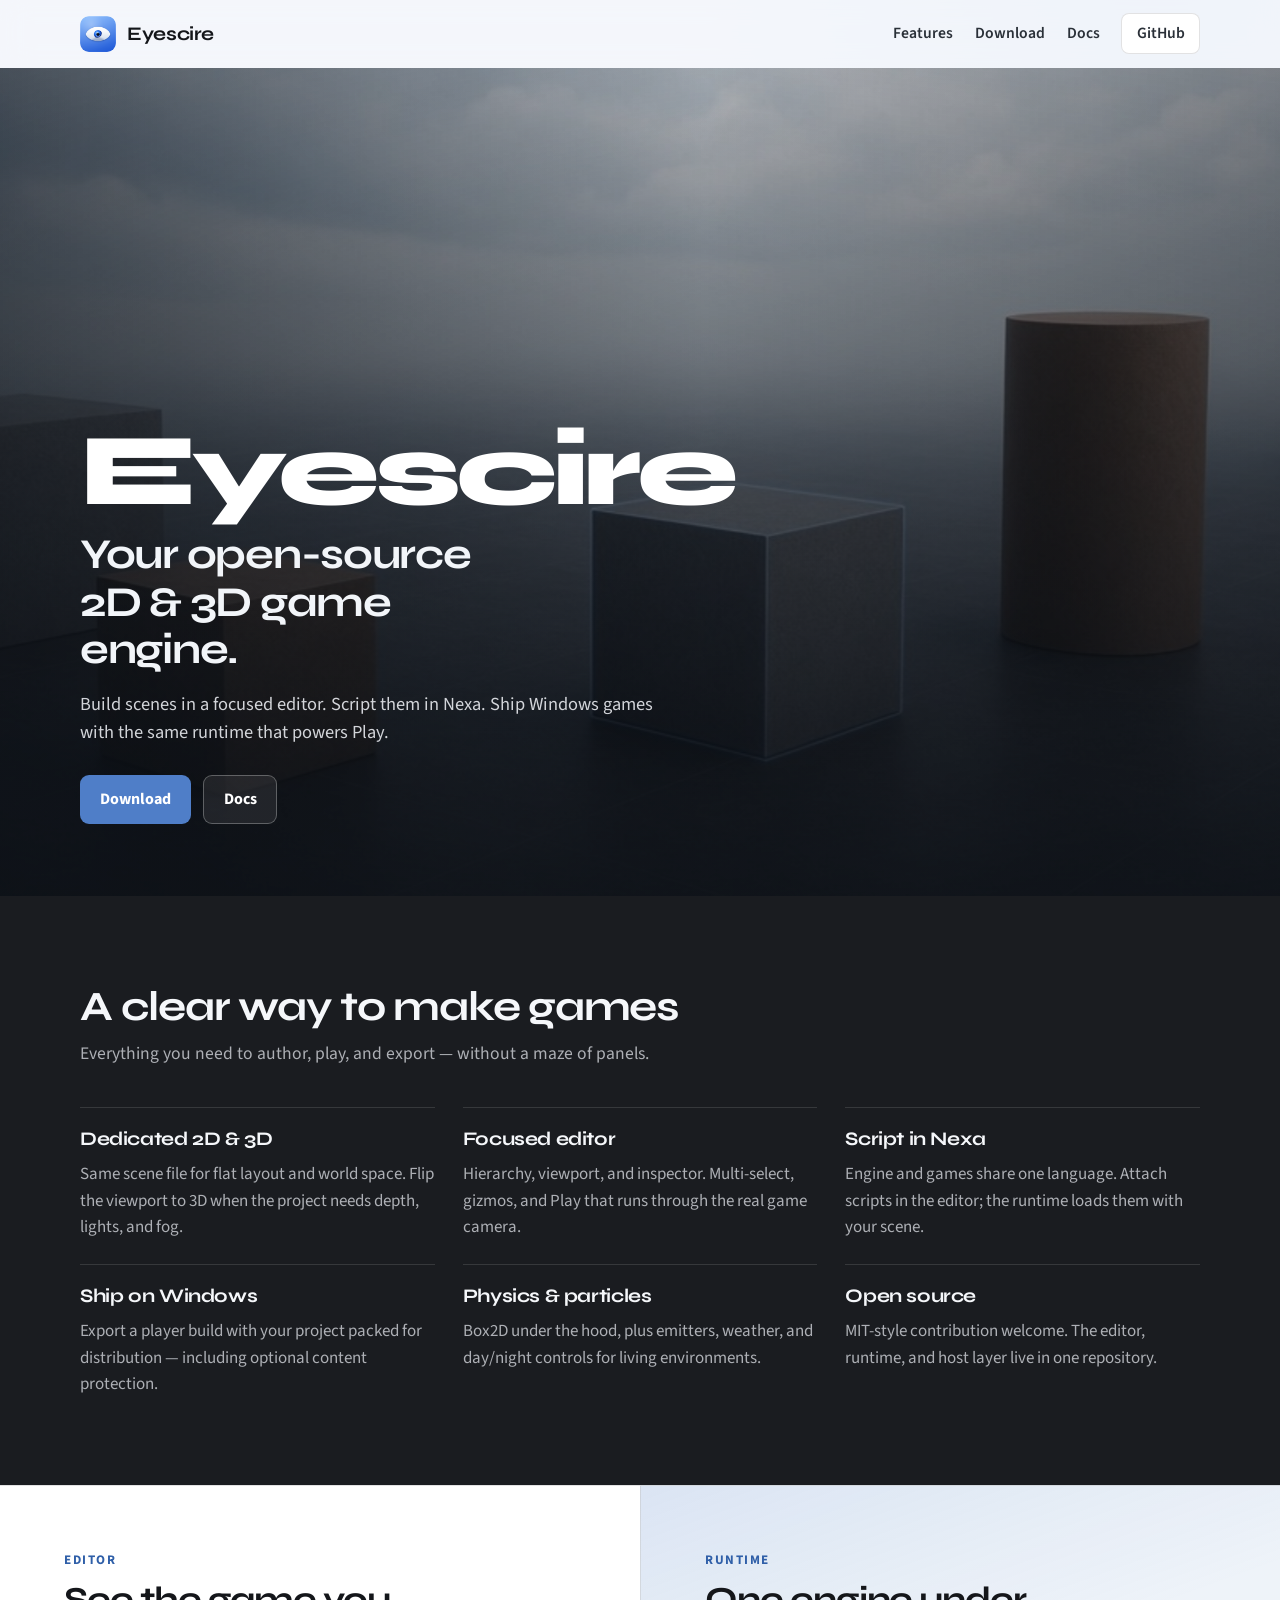
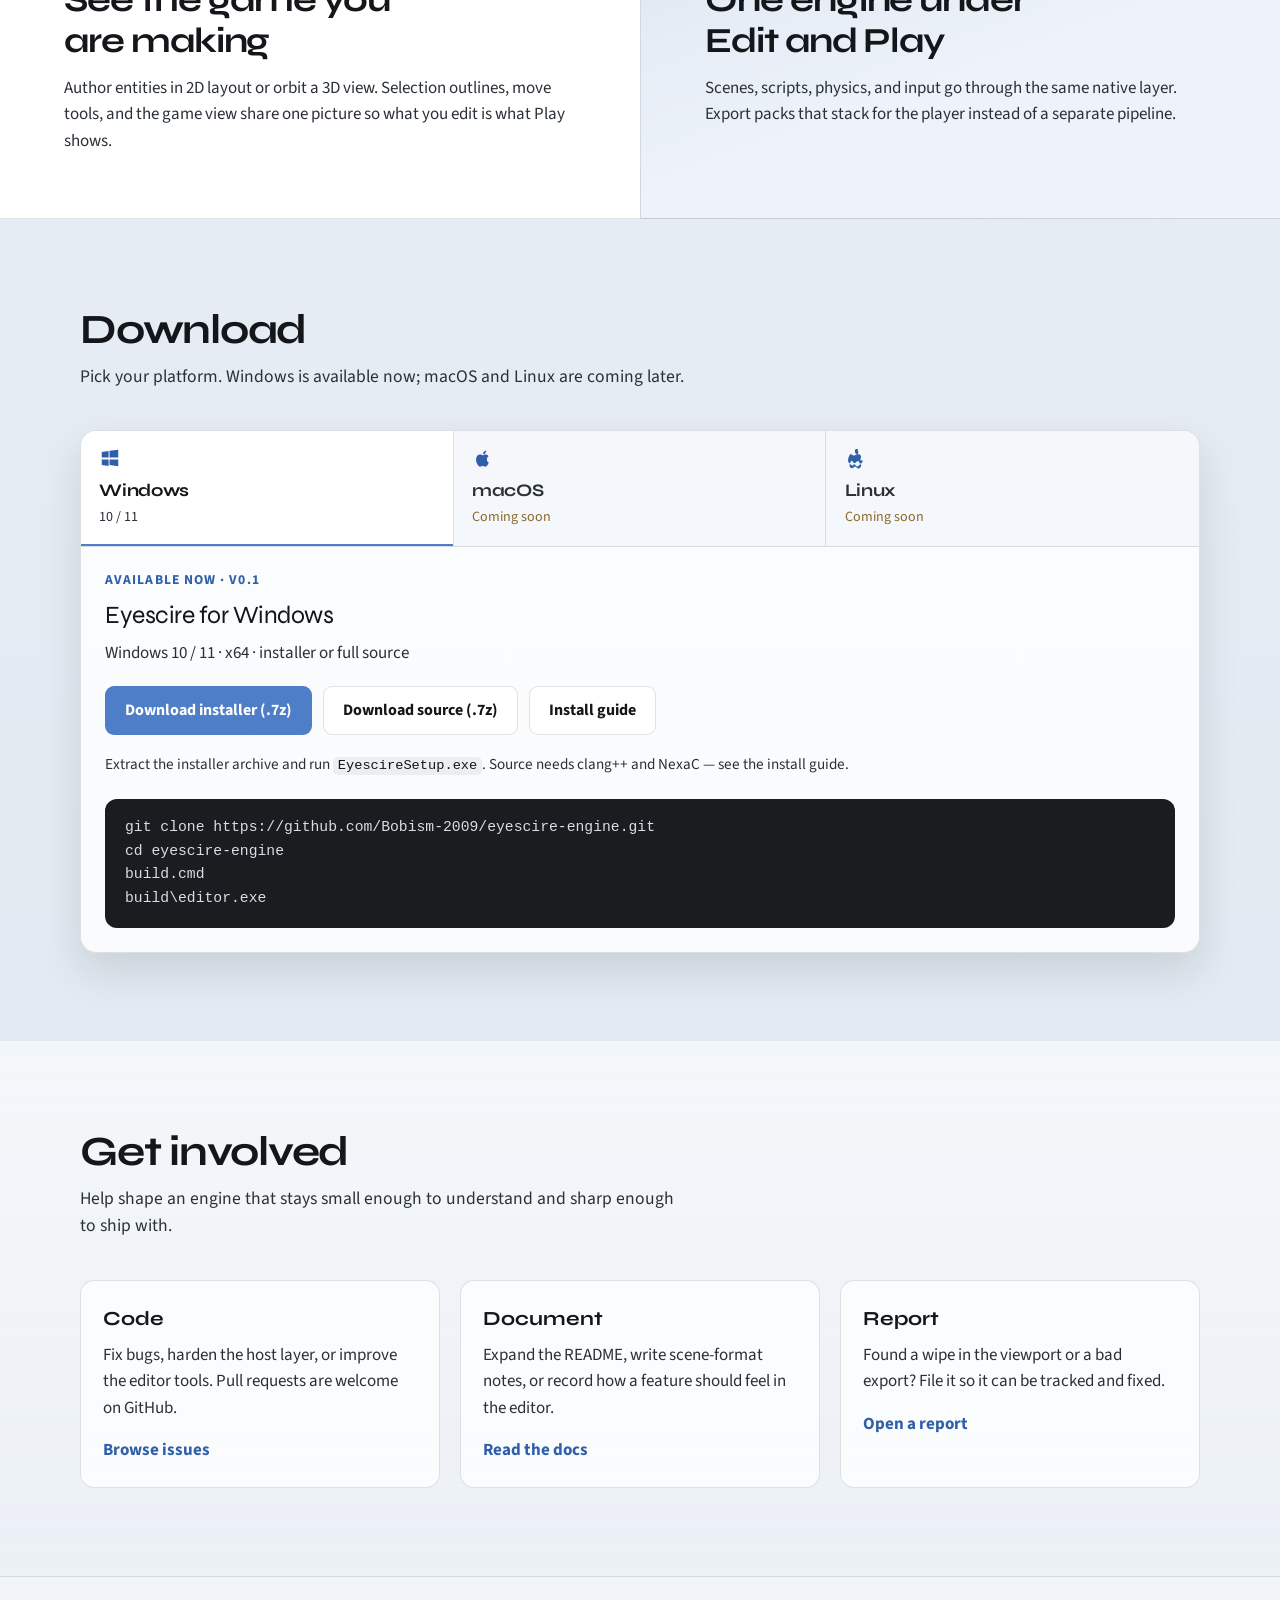
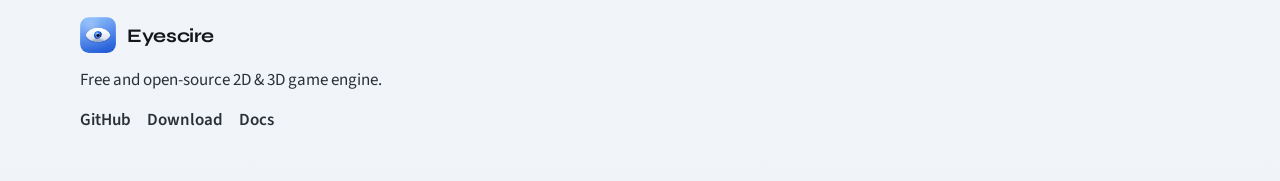
<file: website/index.html>
<!DOCTYPE html>
<html lang="en">
<head>
  <meta charset="utf-8" />
  <meta name="viewport" content="width=device-width, initial-scale=1" />
  <title>Eyescire Engine — Open source 2D &amp; 3D</title>
  <meta name="description" content="Eyescire is a free, open-source 2D and 3D game engine with a focused scene editor, written in Nexa." />
  <link rel="icon" href="assets/logo.png" type="image/png" />
  <link rel="preconnect" href="https://fonts.googleapis.com" />
  <link rel="preconnect" href="https://fonts.gstatic.com" crossorigin />
  <link href="https://fonts.googleapis.com/css2?family=Syne:wght@500;700;800&family=Source+Sans+3:ital,wght@0,400;0,600;0,700;1,400&display=swap" rel="stylesheet" />
  <link rel="stylesheet" href="styles.css" />
</head>
<body>
  <a class="skip" href="#main">Skip to content</a>

  <header class="site-nav" data-nav>
    <div class="nav-inner">
      <a class="brand" href="#top" aria-label="Eyescire home">
        <img src="assets/logo.png" alt="" width="36" height="36" />
        <span>Eyescire</span>
      </a>
      <button class="nav-toggle" type="button" aria-expanded="false" aria-controls="nav-links" data-nav-toggle>
        <span class="sr-only">Menu</span>
        <span></span><span></span>
      </button>
      <nav id="nav-links" class="nav-links" data-nav-links>
        <a href="#features">Features</a>
        <a href="#download">Download</a>
        <a href="docs.html">Docs</a>
        <a class="nav-cta" href="https://github.com/Bobism-2009/eyescire-engine" target="_blank" rel="noopener">GitHub</a>
      </nav>
    </div>
  </header>

  <main id="main">
    <section class="hero" id="top">
      <div class="hero-media" aria-hidden="true">
        <img src="assets/hero.jpg" alt="" data-hero-img />
        <div class="hero-veil"></div>
      </div>
      <div class="hero-copy">
        <p class="brand-mark" data-reveal>Eyescire</p>
        <h1 data-reveal data-delay="1">Your open-source<br />2D &amp; 3D game engine.</h1>
        <p class="lede" data-reveal data-delay="2">
          Build scenes in a focused editor. Script them in Nexa. Ship Windows games with the same runtime that powers Play.
        </p>
        <div class="hero-actions" data-reveal data-delay="3">
          <a class="btn btn-primary" href="#download">Download</a>
          <a class="btn btn-ghost" href="docs.html">Docs</a>
        </div>
      </div>
    </section>

    <section class="band band-ink" id="features">
      <div class="wrap">
        <header class="section-head">
          <h2>A clear way to make games</h2>
          <p>Everything you need to author, play, and export — without a maze of panels.</p>
        </header>
        <ul class="feature-grid">
          <li>
            <h3>Dedicated 2D &amp; 3D</h3>
            <p>Same scene file for flat layout and world space. Flip the viewport to 3D when the project needs depth, lights, and fog.</p>
          </li>
          <li>
            <h3>Focused editor</h3>
            <p>Hierarchy, viewport, and inspector. Multi-select, gizmos, and Play that runs through the real game camera.</p>
          </li>
          <li>
            <h3>Script in Nexa</h3>
            <p>Engine and games share one language. Attach scripts in the editor; the runtime loads them with your scene.</p>
          </li>
          <li>
            <h3>Ship on Windows</h3>
            <p>Export a player build with your project packed for distribution — including optional content protection.</p>
          </li>
          <li>
            <h3>Physics &amp; particles</h3>
            <p>Box2D under the hood, plus emitters, weather, and day/night controls for living environments.</p>
          </li>
          <li>
            <h3>Open source</h3>
            <p>MIT-style contribution welcome. The editor, runtime, and host layer live in one repository.</p>
          </li>
        </ul>
      </div>
    </section>

    <section class="split-rail">
      <article class="rail" data-reveal>
        <p class="eyebrow">Editor</p>
        <h2>See the game you are making</h2>
        <p>Author entities in 2D layout or orbit a 3D view. Selection outlines, move tools, and the game view share one picture so what you edit is what Play shows.</p>
      </article>
      <article class="rail rail-alt" data-reveal>
        <p class="eyebrow">Runtime</p>
        <h2>One engine under Edit and Play</h2>
        <p>Scenes, scripts, physics, and input go through the same native layer. Export packs that stack for the player instead of a separate pipeline.</p>
      </article>
    </section>

    <section class="band" id="download">
      <div class="wrap download">
        <header class="section-head">
          <h2>Download</h2>
          <p>Pick your platform. Windows is available now; macOS and Linux are coming later.</p>
        </header>

        <div class="platform-picker" data-platform-picker data-reveal>
          <div class="platform-tabs" role="tablist" aria-label="Platform">
            <button type="button" class="platform-tab is-active" role="tab" aria-selected="true" data-platform="windows">
              <span class="platform-icon" aria-hidden="true">
                <svg viewBox="0 0 24 24" width="22" height="22"><path fill="currentColor" d="M3 5.5 10.5 4.4v7.1H3V5.5zm8.5-1.3L21 3v8.5h-9.5V4.2zM3 13.5h7.5v7.1L3 19.5v-6zm8.5 0H21V21l-9.5-1.3v-6.2z"/></svg>
              </span>
              <span class="platform-name">Windows</span>
              <span class="platform-sub">10 / 11</span>
            </button>
            <button type="button" class="platform-tab is-soon" role="tab" aria-selected="false" data-platform="macos">
              <span class="platform-icon" aria-hidden="true">
                <svg viewBox="0 0 24 24" width="22" height="22"><path fill="currentColor" d="M16.2 13.3c0-2.2 1.8-3.2 1.9-3.3-1-1.5-2.6-1.7-3.2-1.7-1.4-.1-2.6.8-3.3.8s-1.7-.8-2.9-.8c-1.5 0-2.8.9-3.6 2.2-1.5 2.7-.4 6.6 1.1 8.8.7 1.1 1.6 2.3 2.7 2.2 1.1 0 1.5-.7 2.8-.7s1.6.7 2.8.7 1.9-1.1 2.6-2.1c.8-1.2 1.2-2.4 1.2-2.4s-2.1-.8-2.1-3.7zM14.6 6.5c.6-.7 1-1.7.9-2.7-.9.1-1.9.6-2.5 1.3-.6.6-1.1 1.6-.9 2.6 1 .1 1.9-.5 2.5-1.2z"/></svg>
              </span>
              <span class="platform-name">macOS</span>
              <span class="platform-sub">Coming soon</span>
            </button>
            <button type="button" class="platform-tab is-soon" role="tab" aria-selected="false" data-platform="linux">
              <span class="platform-icon" aria-hidden="true">
                <svg viewBox="0 0 24 24" width="22" height="22"><path fill="currentColor" d="M12.5 2.2c-.6 0-1.3.5-1.6 1.4-.2.6-.2 1.3 0 2.1.4 1.4 1.2 2.3 2 2.3.5 0 1-.4 1.3-1 .4-.8.4-1.8.1-2.6-.3-.9-1-.1.2-2.2zm-5.2 5c-.9.1-2.3 1.5-3.1 3.3C3 13 3.1 15.4 4 17c.5.8 1.1 1.1 1.6.7.3-.3.4-.6.6-1.5.2-1 .5-1.3 1-1.3.4 0 .7.3 1.1 1 .7 1.2 1.5 1.8 2.3 1.8.7 0 1.2-.5 2-1.5.5-.7.9-1 1.4-1 .6 0 1 .5 1.6 1.6.5.9 1 1.3 1.5 1.3.6 0 1.2-.6 1.8-1.8.4-.8.5-1.4.3-1.7-.1-.2-.4-.2-.9 0-.8.3-1.3.2-1.5-.4-.1-.4 0-.9.3-1.6.5-1.2.5-2.3.1-3.1-.5-1-1.5-1.5-2.9-1.5-1 0-1.8.3-2.7.8-.6.4-1.1.5-1.6.5-.5 0-1.1-.2-1.9-.6-.7-.4-1.3-.5-1.8-.5zM9.8 19.2c-.5.8-1.1 1.2-1.7 1.2-.3 0-.7-.2-1.1-.7-.5-.7-.9-1-1.3-1-.5 0-.8.5-.8 1.4 0 1.5 1.2 3.1 2.7 3.1.7 0 1.4-.4 2.1-1.1.6-.6.9-.9 1.3-.9.5 0 .9.4 1.6 1.1.7.7 1.4 1.1 2 1.1 1.6 0 3.1-1.9 3.1-3.5 0-.8-.3-1.2-.7-1.2-.4 0-.8.3-1.4 1-.9 1.1-1.6 1.6-2.3 1.6-.5 0-.9-.3-1.5-1.1-.7-.9-1.2-1.3-1.7-1.3-.4 0-.8.3-1.3 1.1z"/></svg>
              </span>
              <span class="platform-name">Linux</span>
              <span class="platform-sub">Coming soon</span>
            </button>
          </div>

          <div class="platform-panel is-active" data-platform-panel="windows">
            <div class="platform-panel-copy">
              <p class="dl-label">Available now · v0.1</p>
              <p class="dl-title">Eyescire for Windows</p>
              <p class="dl-meta">Windows 10 / 11 · x64 · installer or full source</p>
            </div>
            <div class="download-actions">
              <a class="btn btn-primary" href="downloads/EyescireSetup-0.1-windows.7z">Download installer (.7z)</a>
              <a class="btn btn-ghost" href="downloads/eyescire-engine-0.1-source.7z">Download source (.7z)</a>
              <a class="btn btn-ghost" href="docs.html#install">Install guide</a>
            </div>
            <p class="dl-note">Extract the installer archive and run <code>EyescireSetup.exe</code>. Source needs clang++ and NexaC — see the install guide.</p>
            <pre class="code-block"><code>git clone https://github.com/Bobism-2009/eyescire-engine.git
cd eyescire-engine
build.cmd
build\editor.exe</code></pre>
          </div>

          <div class="platform-panel" data-platform-panel="macos" hidden>
            <div class="platform-panel-copy">
              <p class="dl-label">Not available yet</p>
              <p class="dl-title">Eyescire for macOS</p>
              <p class="dl-meta">A macOS editor and player build is planned. Windows is the supported platform today.</p>
            </div>
            <div class="download-actions">
              <button type="button" class="btn btn-primary" disabled>Coming soon</button>
              <a class="btn btn-ghost" href="docs.html#install">See Windows install</a>
            </div>
          </div>

          <div class="platform-panel" data-platform-panel="linux" hidden>
            <div class="platform-panel-copy">
              <p class="dl-label">Not available yet</p>
              <p class="dl-title">Eyescire for Linux</p>
              <p class="dl-meta">A Linux editor and player build is planned. Windows is the supported platform today.</p>
            </div>
            <div class="download-actions">
              <button type="button" class="btn btn-primary" disabled>Coming soon</button>
              <a class="btn btn-ghost" href="docs.html#install">See Windows install</a>
            </div>
          </div>
        </div>
      </div>
    </section>

    <section class="band band-mist" id="involved">
      <div class="wrap">
        <header class="section-head">
          <h2>Get involved</h2>
          <p>Help shape an engine that stays small enough to understand and sharp enough to ship with.</p>
        </header>
        <ul class="involve-list">
          <li data-reveal>
            <h3>Code</h3>
            <p>Fix bugs, harden the host layer, or improve the editor tools. Pull requests are welcome on GitHub.</p>
            <a href="https://github.com/Bobism-2009/eyescire-engine/issues" target="_blank" rel="noopener">Browse issues</a>
          </li>
          <li data-reveal data-delay="1">
            <h3>Document</h3>
            <p>Expand the README, write scene-format notes, or record how a feature should feel in the editor.</p>
            <a href="docs.html">Read the docs</a>
          </li>
          <li data-reveal data-delay="2">
            <h3>Report</h3>
            <p>Found a wipe in the viewport or a bad export? File it so it can be tracked and fixed.</p>
            <a href="https://github.com/Bobism-2009/eyescire-engine/issues/new" target="_blank" rel="noopener">Open a report</a>
          </li>
        </ul>
      </div>
    </section>
  </main>

  <footer class="site-foot">
    <div class="wrap foot-inner">
      <a class="brand" href="#top">
        <img src="assets/logo.png" alt="" width="32" height="32" />
        <span>Eyescire</span>
      </a>
      <p>Free and open-source 2D &amp; 3D game engine.</p>
      <nav>
        <a href="https://github.com/Bobism-2009/eyescire-engine" target="_blank" rel="noopener">GitHub</a>
        <a href="#download">Download</a>
        <a href="docs.html">Docs</a>
      </nav>
    </div>
  </footer>

  <script src="main.js"></script>
</body>
</html>
</file>
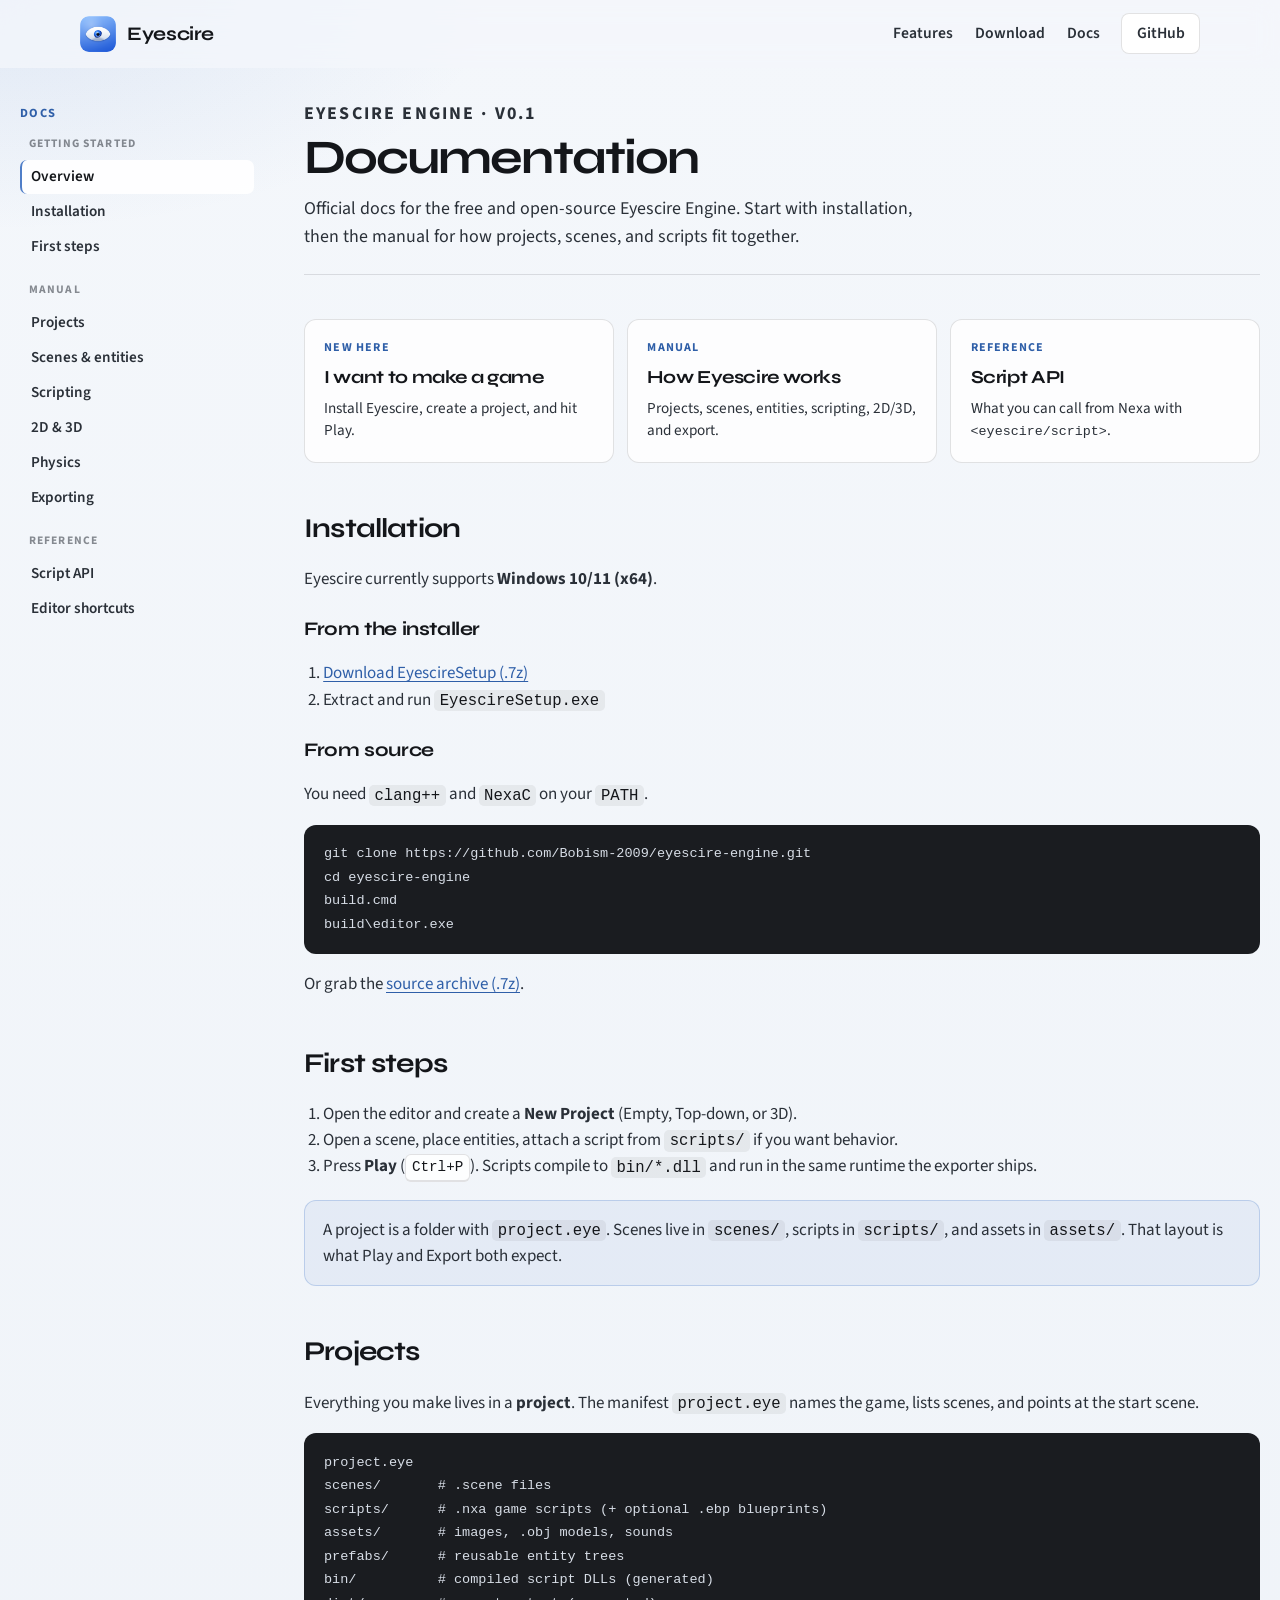
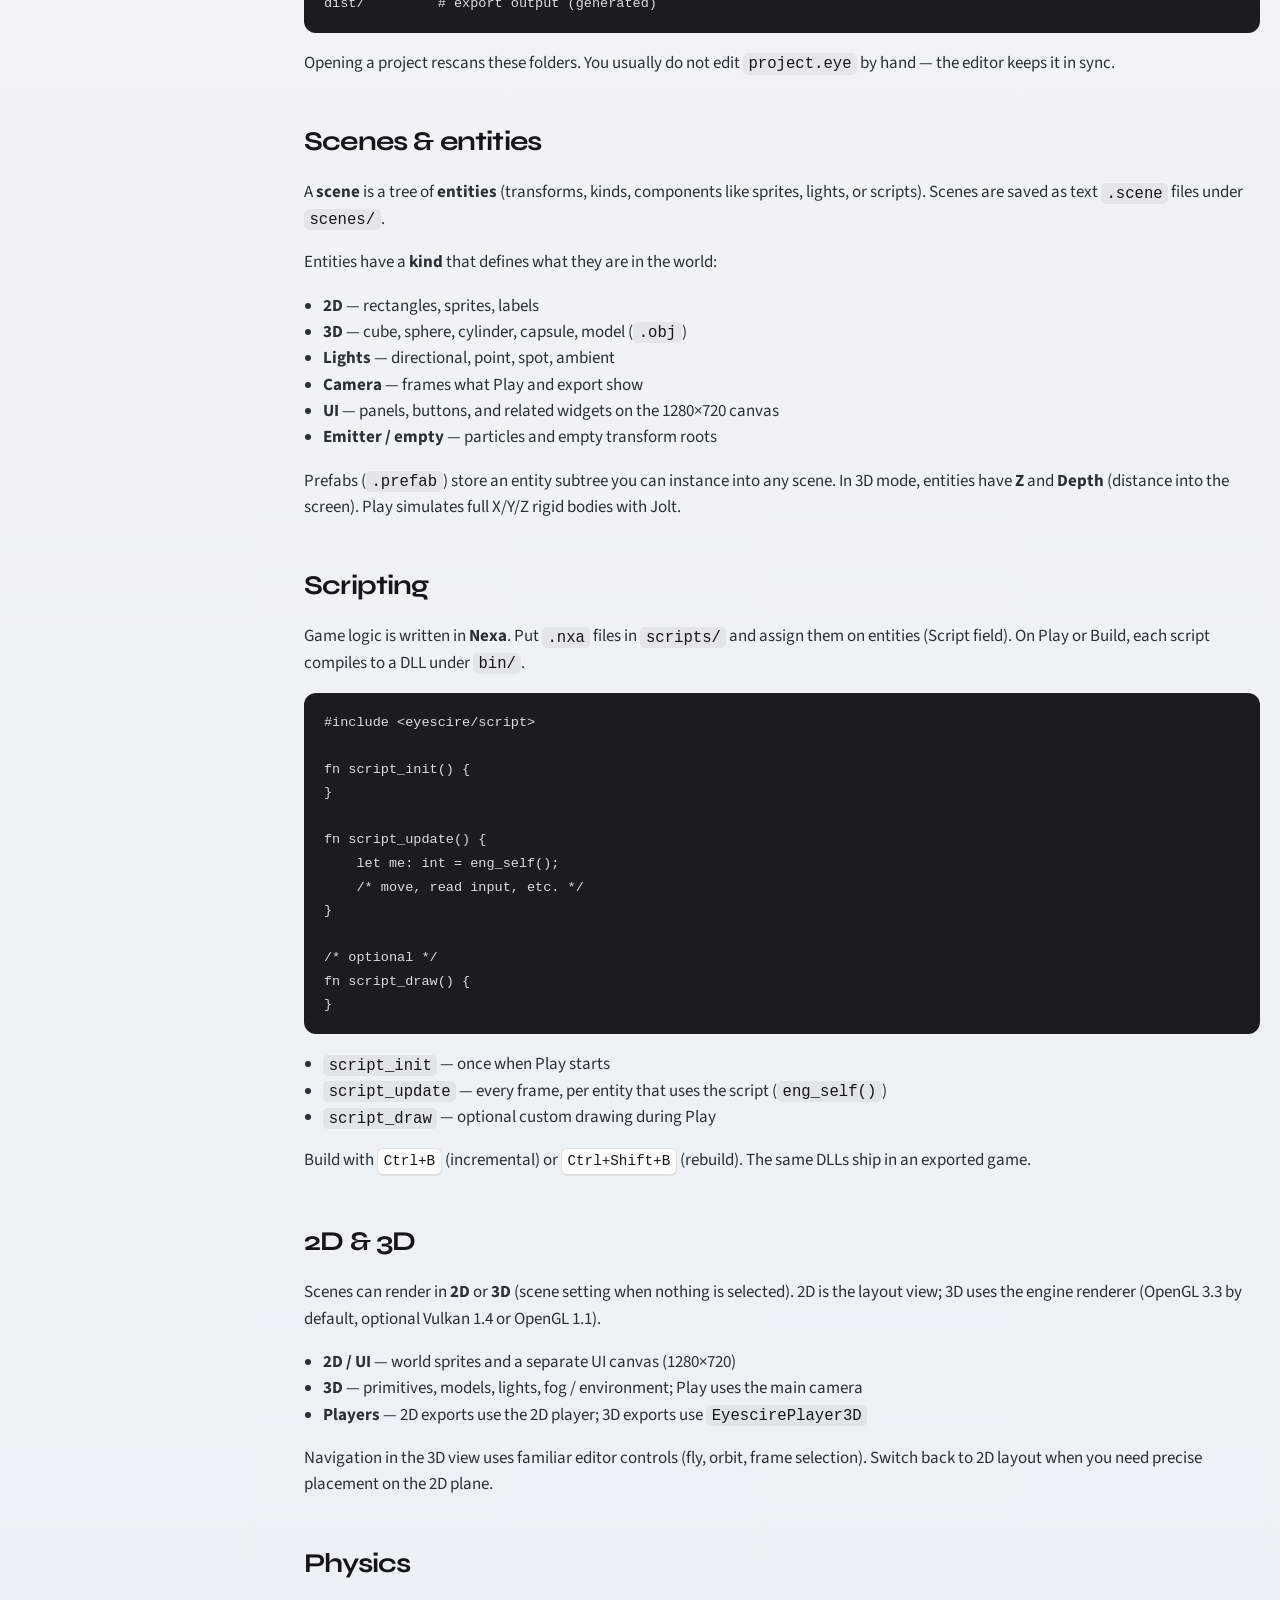
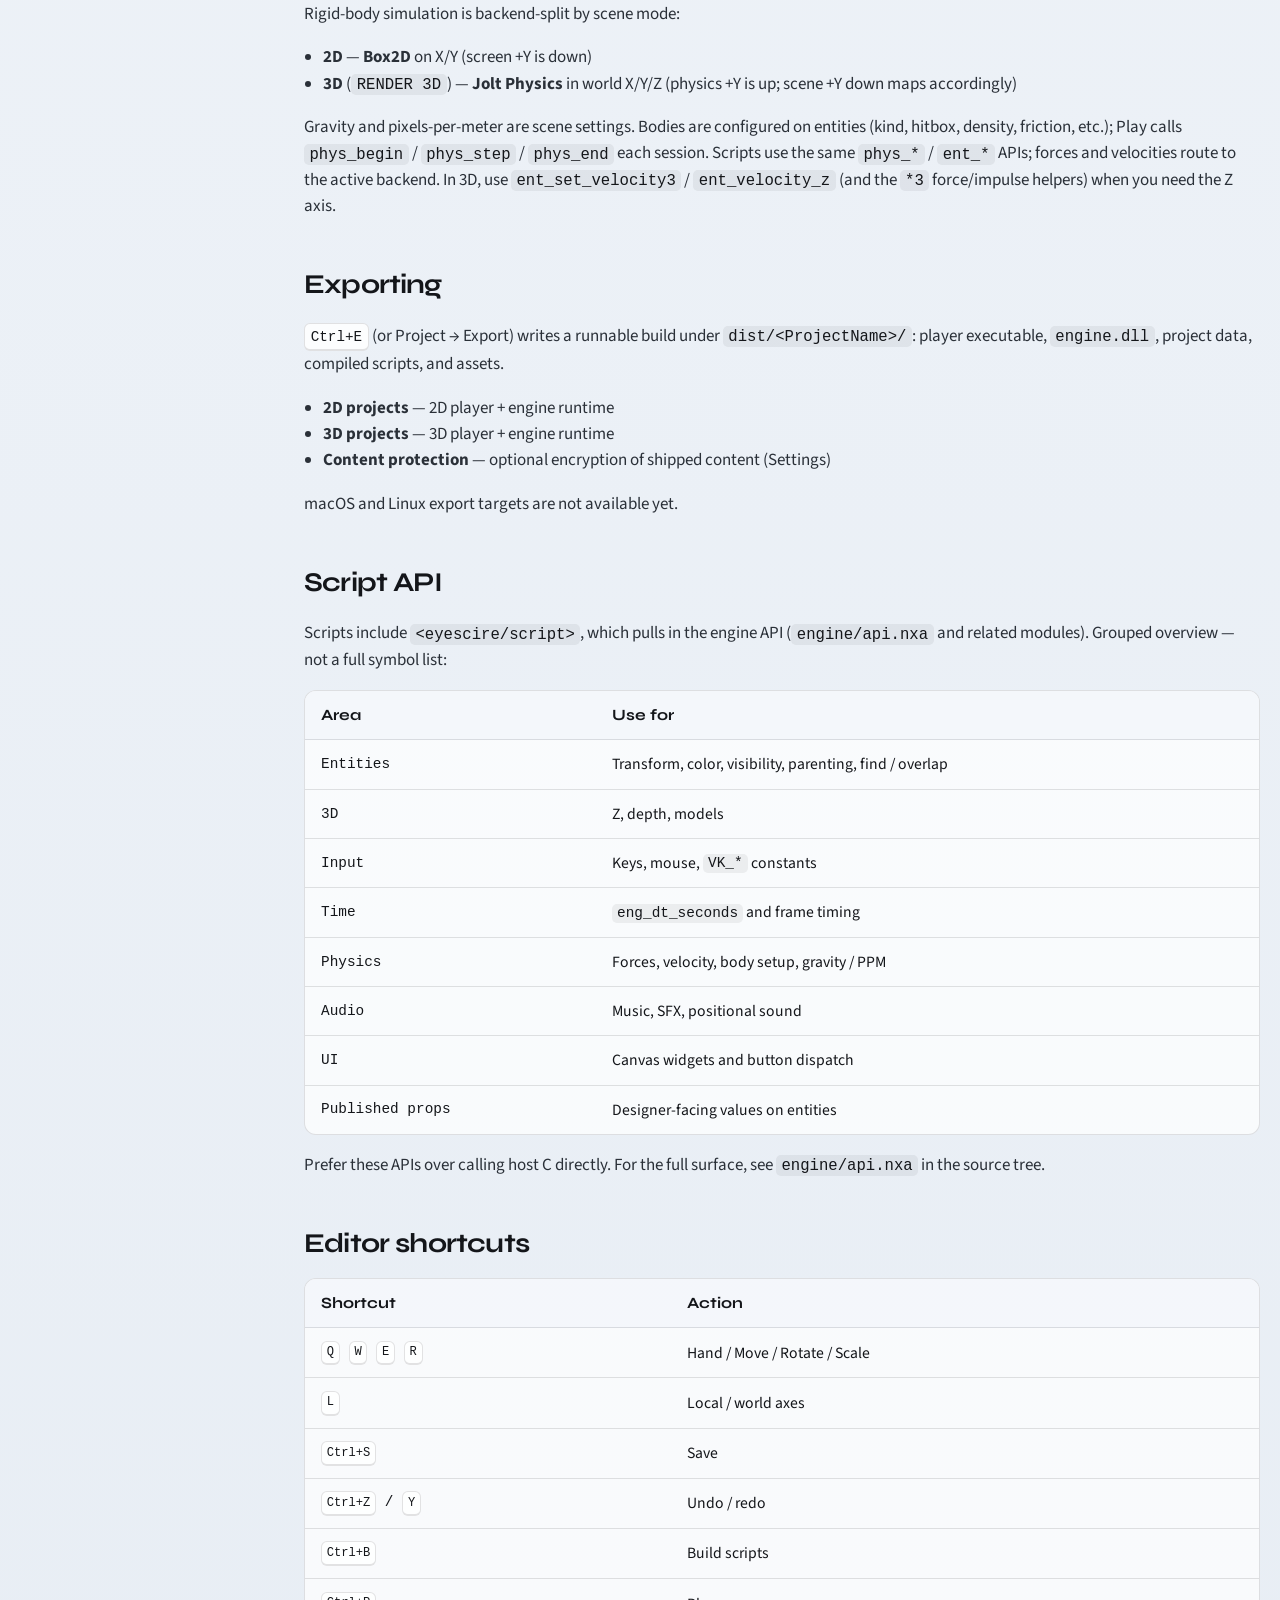
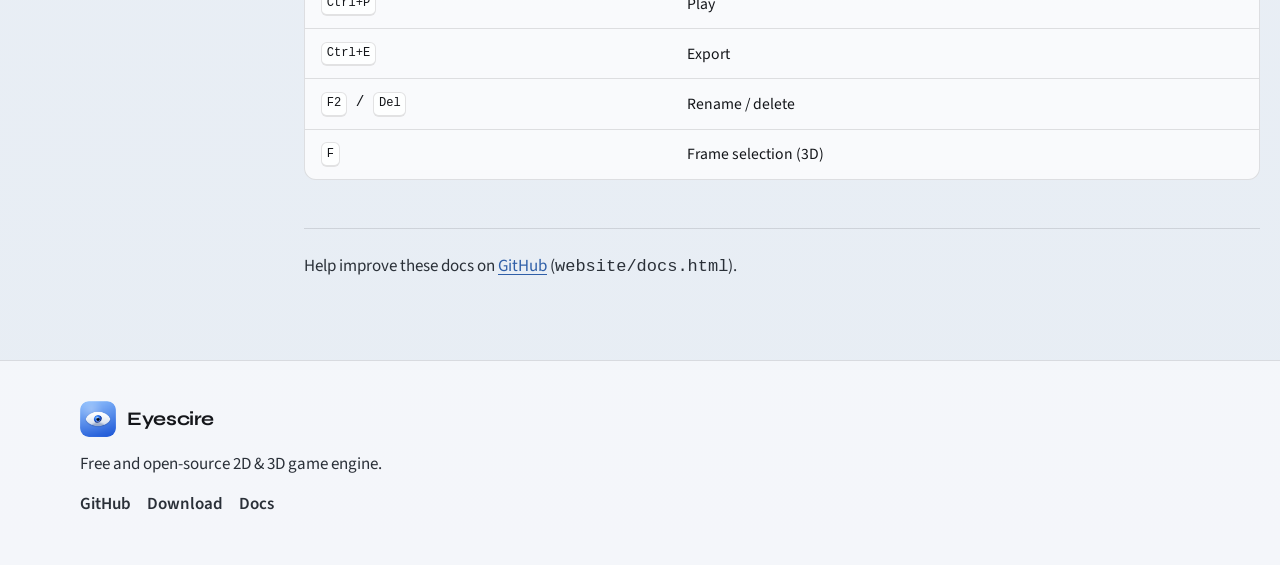
<file: website/docs.html>
<!DOCTYPE html>
<html lang="en">
<head>
  <meta charset="utf-8" />
  <meta name="viewport" content="width=device-width, initial-scale=1" />
  <title>Eyescire Engine documentation</title>
  <meta name="description" content="Official documentation for Eyescire Engine — getting started, manual, and scripting reference." />
  <link rel="icon" href="assets/logo.png" type="image/png" />
  <link rel="preconnect" href="https://fonts.googleapis.com" />
  <link rel="preconnect" href="https://fonts.gstatic.com" crossorigin />
  <link href="https://fonts.googleapis.com/css2?family=Syne:wght@500;700;800&family=Source+Sans+3:ital,wght@0,400;0,600;0,700;1,400&display=swap" rel="stylesheet" />
  <link rel="stylesheet" href="styles.css" />
</head>
<body class="docs-page">
  <a class="skip" href="#main">Skip to content</a>

  <header class="site-nav" data-nav>
    <div class="nav-inner">
      <a class="brand" href="index.html" aria-label="Eyescire home">
        <img src="assets/logo.png" alt="" width="36" height="36" />
        <span>Eyescire</span>
      </a>
      <button class="nav-toggle" type="button" aria-expanded="false" aria-controls="nav-links" data-nav-toggle>
        <span class="sr-only">Menu</span>
        <span></span><span></span>
      </button>
      <nav id="nav-links" class="nav-links" data-nav-links>
        <a href="index.html#features">Features</a>
        <a href="index.html#download">Download</a>
        <a href="docs.html" aria-current="page">Docs</a>
        <a class="nav-cta" href="https://github.com/Bobism-2009/eyescire-engine" target="_blank" rel="noopener">GitHub</a>
      </nav>
    </div>
  </header>

  <div class="docs-shell">
    <aside class="docs-side" aria-label="Documentation">
      <p class="docs-side-label">Docs</p>
      <nav class="docs-toc">
        <p class="docs-toc-group">Getting started</p>
        <a href="#home">Overview</a>
        <a href="#install">Installation</a>
        <a href="#first-steps">First steps</a>

        <p class="docs-toc-group">Manual</p>
        <a href="#projects">Projects</a>
        <a href="#scenes">Scenes &amp; entities</a>
        <a href="#scripting">Scripting</a>
        <a href="#rendering">2D &amp; 3D</a>
        <a href="#physics">Physics</a>
        <a href="#export">Exporting</a>

        <p class="docs-toc-group">Reference</p>
        <a href="#api">Script API</a>
        <a href="#hotkeys">Editor shortcuts</a>
      </nav>
    </aside>

    <main id="main" class="docs-main">

      <header id="home" class="docs-hero docs-section">
        <p class="eyebrow">Eyescire Engine · v0.1</p>
        <h1>Documentation</h1>
        <p>
          Official docs for the free and open-source Eyescire Engine.
          Start with installation, then the manual for how projects, scenes, and scripts fit together.
        </p>
      </header>

      <div class="docs-tiles" aria-label="Choose a starting point">
        <a class="docs-tile" href="#first-steps">
          <span class="docs-tile-label">New here</span>
          <strong>I want to make a game</strong>
          <span>Install Eyescire, create a project, and hit Play.</span>
        </a>
        <a class="docs-tile" href="#projects">
          <span class="docs-tile-label">Manual</span>
          <strong>How Eyescire works</strong>
          <span>Projects, scenes, entities, scripting, 2D/3D, and export.</span>
        </a>
        <a class="docs-tile" href="#api">
          <span class="docs-tile-label">Reference</span>
          <strong>Script API</strong>
          <span>What you can call from Nexa with <code>&lt;eyescire/script&gt;</code>.</span>
        </a>
      </div>

      <!-- ----- Getting started ----- -->

      <article id="install" class="docs-section">
        <h2>Installation</h2>
        <p>Eyescire currently supports <strong>Windows 10/11 (x64)</strong>.</p>

        <h3>From the installer</h3>
        <ol>
          <li><a href="downloads/EyescireSetup-0.1-windows.7z">Download EyescireSetup (.7z)</a></li>
          <li>Extract and run <code>EyescireSetup.exe</code></li>
        </ol>

        <h3>From source</h3>
        <p>You need <code>clang++</code> and <code>NexaC</code> on your <code>PATH</code>.</p>
        <pre class="code-block"><code>git clone https://github.com/Bobism-2009/eyescire-engine.git
cd eyescire-engine
build.cmd
build\editor.exe</code></pre>
        <p>Or grab the <a href="downloads/eyescire-engine-0.1-source.7z">source archive (.7z)</a>.</p>
      </article>

      <article id="first-steps" class="docs-section">
        <h2>First steps</h2>
        <ol>
          <li>Open the editor and create a <strong>New Project</strong> (Empty, Top-down, or 3D).</li>
          <li>Open a scene, place entities, attach a script from <code>scripts/</code> if you want behavior.</li>
          <li>Press <strong>Play</strong> (<kbd>Ctrl+P</kbd>). Scripts compile to <code>bin/*.dll</code> and run in the same runtime the exporter ships.</li>
        </ol>
        <div class="docs-callout">
          <p>
            A project is a folder with <code>project.eye</code>. Scenes live in <code>scenes/</code>,
            scripts in <code>scripts/</code>, and assets in <code>assets/</code>. That layout is what
            Play and Export both expect.
          </p>
        </div>
      </article>

      <!-- ----- Manual ----- -->

      <article id="projects" class="docs-section">
        <h2>Projects</h2>
        <p>
          Everything you make lives in a <strong>project</strong>. The manifest
          <code>project.eye</code> names the game, lists scenes, and points at the start scene.
        </p>
        <pre class="code-block"><code>project.eye
scenes/       # .scene files
scripts/      # .nxa game scripts (+ optional .ebp blueprints)
assets/       # images, .obj models, sounds
prefabs/      # reusable entity trees
bin/          # compiled script DLLs (generated)
dist/         # export output (generated)</code></pre>
        <p>
          Opening a project rescans these folders. You usually do not edit
          <code>project.eye</code> by hand — the editor keeps it in sync.
        </p>
      </article>

      <article id="scenes" class="docs-section">
        <h2>Scenes &amp; entities</h2>
        <p>
          A <strong>scene</strong> is a tree of <strong>entities</strong> (transforms, kinds,
          components like sprites, lights, or scripts). Scenes are saved as text
          <code>.scene</code> files under <code>scenes/</code>.
        </p>
        <p>
          Entities have a <strong>kind</strong> that defines what they are in the world:
        </p>
        <ul>
          <li><strong>2D</strong> — rectangles, sprites, labels</li>
          <li><strong>3D</strong> — cube, sphere, cylinder, capsule, model (<code>.obj</code>)</li>
          <li><strong>Lights</strong> — directional, point, spot, ambient</li>
          <li><strong>Camera</strong> — frames what Play and export show</li>
          <li><strong>UI</strong> — panels, buttons, and related widgets on the 1280×720 canvas</li>
          <li><strong>Emitter / empty</strong> — particles and empty transform roots</li>
        </ul>
        <p>
          Prefabs (<code>.prefab</code>) store an entity subtree you can instance into any scene.
          In 3D mode, entities have <strong>Z</strong> and <strong>Depth</strong>
          (distance into the screen). Play simulates full X/Y/Z rigid bodies with Jolt.
        </p>
      </article>

      <article id="scripting" class="docs-section">
        <h2>Scripting</h2>
        <p>
          Game logic is written in <strong>Nexa</strong>. Put <code>.nxa</code> files in
          <code>scripts/</code> and assign them on entities (Script field). On Play or Build,
          each script compiles to a DLL under <code>bin/</code>.
        </p>
        <pre class="code-block"><code>#include &lt;eyescire/script&gt;

fn script_init() {
}

fn script_update() {
    let me: int = eng_self();
    /* move, read input, etc. */
}

/* optional */
fn script_draw() {
}</code></pre>
        <ul>
          <li><code>script_init</code> — once when Play starts</li>
          <li><code>script_update</code> — every frame, per entity that uses the script (<code>eng_self()</code>)</li>
          <li><code>script_draw</code> — optional custom drawing during Play</li>
        </ul>
        <p>
          Build with <kbd>Ctrl+B</kbd> (incremental) or <kbd>Ctrl+Shift+B</kbd> (rebuild).
          The same DLLs ship in an exported game.
        </p>
      </article>

      <article id="rendering" class="docs-section">
        <h2>2D &amp; 3D</h2>
        <p>
          Scenes can render in <strong>2D</strong> or <strong>3D</strong> (scene setting when
          nothing is selected). 2D is the layout view; 3D uses the engine renderer
          (OpenGL 3.3 by default, optional Vulkan 1.4 or OpenGL 1.1).
        </p>
        <ul>
          <li><strong>2D / UI</strong> — world sprites and a separate UI canvas (1280×720)</li>
          <li><strong>3D</strong> — primitives, models, lights, fog / environment; Play uses the main camera</li>
          <li><strong>Players</strong> — 2D exports use the 2D player; 3D exports use <code>EyescirePlayer3D</code></li>
        </ul>
        <p>
          Navigation in the 3D view uses familiar editor controls (fly, orbit, frame selection).
          Switch back to 2D layout when you need precise placement on the 2D plane.
        </p>
      </article>

      <article id="physics" class="docs-section">
        <h2>Physics</h2>
        <p>
          Rigid-body simulation is backend-split by scene mode:
        </p>
        <ul>
          <li><strong>2D</strong> — <strong>Box2D</strong> on X/Y (screen +Y is down)</li>
          <li><strong>3D</strong> (<code>RENDER 3D</code>) — <strong>Jolt Physics</strong> in world
            X/Y/Z (physics +Y is up; scene +Y down maps accordingly)</li>
        </ul>
        <p>
          Gravity and pixels-per-meter are scene settings. Bodies are configured on entities
          (kind, hitbox, density, friction, etc.); Play calls <code>phys_begin</code> /
          <code>phys_step</code> / <code>phys_end</code> each session. Scripts use the same
          <code>phys_*</code> / <code>ent_*</code> APIs; forces and velocities route to the
          active backend. In 3D, use <code>ent_set_velocity3</code> /
          <code>ent_velocity_z</code> (and the <code>*3</code> force/impulse helpers) when you
          need the Z axis.
        </p>
      </article>

      <article id="export" class="docs-section">
        <h2>Exporting</h2>
        <p>
          <kbd>Ctrl+E</kbd> (or Project → Export) writes a runnable build under
          <code>dist/&lt;ProjectName&gt;/</code>: player executable, <code>engine.dll</code>,
          project data, compiled scripts, and assets.
        </p>
        <ul>
          <li><strong>2D projects</strong> — 2D player + engine runtime</li>
          <li><strong>3D projects</strong> — 3D player + engine runtime</li>
          <li><strong>Content protection</strong> — optional encryption of shipped content (Settings)</li>
        </ul>
        <p>macOS and Linux export targets are not available yet.</p>
      </article>

      <!-- ----- Reference ----- -->

      <article id="api" class="docs-section">
        <h2>Script API</h2>
        <p>
          Scripts include <code>&lt;eyescire/script&gt;</code>, which pulls in the engine API
          (<code>engine/api.nxa</code> and related modules). Grouped overview — not a full symbol list:
        </p>
        <div class="docs-table-wrap">
          <table class="docs-table">
            <thead>
              <tr><th>Area</th><th>Use for</th></tr>
            </thead>
            <tbody>
              <tr><td>Entities</td><td>Transform, color, visibility, parenting, find / overlap</td></tr>
              <tr><td>3D</td><td>Z, depth, models</td></tr>
              <tr><td>Input</td><td>Keys, mouse, <code>VK_*</code> constants</td></tr>
              <tr><td>Time</td><td><code>eng_dt_seconds</code> and frame timing</td></tr>
              <tr><td>Physics</td><td>Forces, velocity, body setup, gravity / PPM</td></tr>
              <tr><td>Audio</td><td>Music, SFX, positional sound</td></tr>
              <tr><td>UI</td><td>Canvas widgets and button dispatch</td></tr>
              <tr><td>Published props</td><td>Designer-facing values on entities</td></tr>
            </tbody>
          </table>
        </div>
        <p>
          Prefer these APIs over calling host C directly. For the full surface, see
          <code>engine/api.nxa</code> in the source tree.
        </p>
      </article>

      <article id="hotkeys" class="docs-section">
        <h2>Editor shortcuts</h2>
        <div class="docs-table-wrap">
          <table class="docs-table">
            <thead>
              <tr><th>Shortcut</th><th>Action</th></tr>
            </thead>
            <tbody>
              <tr><td><kbd>Q</kbd> <kbd>W</kbd> <kbd>E</kbd> <kbd>R</kbd></td><td>Hand / Move / Rotate / Scale</td></tr>
              <tr><td><kbd>L</kbd></td><td>Local / world axes</td></tr>
              <tr><td><kbd>Ctrl+S</kbd></td><td>Save</td></tr>
              <tr><td><kbd>Ctrl+Z</kbd> / <kbd>Y</kbd></td><td>Undo / redo</td></tr>
              <tr><td><kbd>Ctrl+B</kbd></td><td>Build scripts</td></tr>
              <tr><td><kbd>Ctrl+P</kbd></td><td>Play</td></tr>
              <tr><td><kbd>Ctrl+E</kbd></td><td>Export</td></tr>
              <tr><td><kbd>F2</kbd> / <kbd>Del</kbd></td><td>Rename / delete</td></tr>
              <tr><td><kbd>F</kbd></td><td>Frame selection (3D)</td></tr>
            </tbody>
          </table>
        </div>
      </article>

      <p class="docs-end">
        Help improve these docs on
        <a href="https://github.com/Bobism-2009/eyescire-engine" target="_blank" rel="noopener">GitHub</a>
        (<code>website/docs.html</code>).
      </p>
    </main>
  </div>

  <footer class="site-foot">
    <div class="wrap foot-inner">
      <a class="brand" href="index.html">
        <img src="assets/logo.png" alt="" width="32" height="32" />
        <span>Eyescire</span>
      </a>
      <p>Free and open-source 2D &amp; 3D game engine.</p>
      <nav>
        <a href="https://github.com/Bobism-2009/eyescire-engine" target="_blank" rel="noopener">GitHub</a>
        <a href="index.html#download">Download</a>
        <a href="docs.html">Docs</a>
      </nav>
    </div>
  </footer>

  <script src="main.js"></script>
</body>
</html>
</file>
<file: website/styles.css>
:root {
  --ink: #14161a;
  --ink-soft: #2a3038;
  --mist: #e7edf4;
  --paper: #f4f7fb;
  --steel: #4f7ec8;
  --steel-deep: #2f5fa8;
  --steel-soft: #9bb4d9;
  --charcoal: #1a1c20;
  --line: rgba(20, 22, 26, 0.12);
  --shadow: 0 18px 40px rgba(20, 22, 26, 0.12);
  --font-display: "Syne", sans-serif;
  --font-body: "Source Sans 3", sans-serif;
  --wrap: min(1120px, calc(100% - 2.5rem));
  --nav-h: 4.25rem;
}

*,
*::before,
*::after {
  box-sizing: border-box;
}

html {
  scroll-behavior: smooth;
}

body {
  margin: 0;
  color: var(--ink);
  background:
    radial-gradient(1200px 600px at 10% -10%, rgba(79, 126, 200, 0.16), transparent 55%),
    radial-gradient(900px 500px at 90% 0%, rgba(155, 180, 217, 0.22), transparent 50%),
    linear-gradient(180deg, var(--paper) 0%, var(--mist) 48%, #dfe7f1 100%);
  font-family: var(--font-body);
  font-size: 1.0625rem;
  line-height: 1.55;
  text-rendering: optimizeLegibility;
}

img {
  display: block;
  max-width: 100%;
}

a {
  color: var(--steel-deep);
  text-underline-offset: 0.15em;
}

a:hover {
  color: var(--ink);
}

.skip {
  position: absolute;
  left: 1rem;
  top: -4rem;
  z-index: 100;
  padding: 0.6rem 0.9rem;
  background: var(--ink);
  color: white;
  text-decoration: none;
}

.skip:focus {
  top: 1rem;
}

.sr-only {
  position: absolute;
  width: 1px;
  height: 1px;
  padding: 0;
  margin: -1px;
  overflow: hidden;
  clip: rect(0, 0, 0, 0);
  border: 0;
}

.wrap {
  width: var(--wrap);
  margin-inline: auto;
}

/* ----- nav ----- */

.site-nav {
  position: sticky;
  top: 0;
  z-index: 40;
  height: var(--nav-h);
  backdrop-filter: blur(14px);
  background: rgba(244, 247, 251, 0.78);
  border-bottom: 1px solid transparent;
  transition: border-color 200ms ease, background 200ms ease;
}

.site-nav.is-scrolled {
  border-bottom-color: var(--line);
  background: rgba(244, 247, 251, 0.92);
}

.nav-inner {
  width: var(--wrap);
  height: 100%;
  margin-inline: auto;
  display: flex;
  align-items: center;
  justify-content: space-between;
  gap: 1rem;
}

.brand {
  display: inline-flex;
  align-items: center;
  gap: 0.7rem;
  text-decoration: none;
  color: var(--ink);
  font-family: var(--font-display);
  font-weight: 700;
  font-size: 1.2rem;
  letter-spacing: -0.02em;
}

.brand img {
  width: 36px;
  height: 36px;
  border-radius: 9px;
}

.nav-links {
  display: flex;
  align-items: center;
  gap: 1.35rem;
}

.nav-links a {
  text-decoration: none;
  color: var(--ink-soft);
  font-weight: 600;
  font-size: 0.98rem;
}

.nav-links a:hover {
  color: var(--ink);
}

.nav-cta {
  padding: 0.45rem 0.9rem;
  border: 1px solid var(--line);
  border-radius: 8px;
  background: white;
}

.nav-toggle {
  display: none;
  width: 2.5rem;
  height: 2.5rem;
  border: 1px solid var(--line);
  border-radius: 8px;
  background: white;
  padding: 0;
  cursor: pointer;
}

.nav-toggle span {
  display: block;
  width: 1rem;
  height: 2px;
  margin: 0.28rem auto;
  background: var(--ink);
}

/* ----- hero ----- */

.hero {
  position: relative;
  min-height: min(92vh, 860px);
  display: grid;
  align-items: end;
  color: #f2f5f9;
  overflow: hidden;
}

.hero-media {
  position: absolute;
  inset: 0;
  overflow: hidden;
}

.hero-media img {
  width: 100%;
  height: 100%;
  object-fit: cover;
  object-position: center center;
  transform: scale(1.08);
  will-change: transform;
}

.hero-veil {
  position: absolute;
  inset: 0;
  background:
    linear-gradient(180deg, rgba(12, 16, 22, 0.18) 0%, rgba(12, 16, 22, 0.55) 48%, rgba(12, 16, 22, 0.88) 100%),
    linear-gradient(90deg, rgba(12, 16, 22, 0.55) 0%, rgba(12, 16, 22, 0.1) 55%, rgba(12, 16, 22, 0.35) 100%);
}

.hero-copy {
  position: relative;
  z-index: 1;
  width: var(--wrap);
  margin: 0 auto;
  padding: 7rem 0 4.5rem;
}

.brand-mark {
  margin: 0 0 0.85rem;
  font-family: var(--font-display);
  font-weight: 800;
  font-size: clamp(3.4rem, 9vw, 6.4rem);
  line-height: 0.92;
  letter-spacing: -0.05em;
  color: #fff;
}

.hero h1 {
  margin: 0 0 1rem;
  max-width: 14ch;
  font-family: var(--font-display);
  font-weight: 700;
  font-size: clamp(1.7rem, 3.6vw, 2.65rem);
  line-height: 1.12;
  letter-spacing: -0.03em;
}

.lede {
  margin: 0 0 1.75rem;
  max-width: 38rem;
  color: rgba(242, 245, 249, 0.86);
  font-size: 1.15rem;
}

.hero-actions {
  display: flex;
  flex-wrap: wrap;
  gap: 0.75rem;
}

.btn {
  display: inline-flex;
  align-items: center;
  justify-content: center;
  min-height: 2.85rem;
  padding: 0.7rem 1.2rem;
  border-radius: 9px;
  border: 1px solid transparent;
  font-family: var(--font-body);
  font-weight: 700;
  font-size: 1rem;
  text-decoration: none;
  transition: transform 160ms ease, background 160ms ease, border-color 160ms ease, color 160ms ease;
}

.btn:hover {
  transform: translateY(-1px);
}

.btn-primary {
  background: var(--steel);
  color: #fff;
}

.btn-primary:hover {
  background: var(--steel-deep);
  color: #fff;
}

.btn-ghost {
  background: rgba(255, 255, 255, 0.08);
  border-color: rgba(255, 255, 255, 0.28);
  color: #fff;
}

.btn-ghost:hover {
  background: rgba(255, 255, 255, 0.16);
  color: #fff;
}

.band .btn-ghost {
  background: white;
  border-color: var(--line);
  color: var(--ink);
}

.band .btn-ghost:hover {
  border-color: var(--steel-soft);
  color: var(--ink);
}

/* ----- sections ----- */

.band {
  padding: 5.5rem 0;
}

.band-ink {
  background: var(--charcoal);
  color: #e6e9ee;
}

.band-ink .section-head p,
.band-ink .feature-grid p {
  color: rgba(230, 233, 238, 0.72);
}

.band-ink h2,
.band-ink h3 {
  color: #f5f7fa;
}

.band-mist {
  background:
    linear-gradient(180deg, rgba(255, 255, 255, 0.55), rgba(255, 255, 255, 0.2)),
    var(--mist);
}

.section-head {
  max-width: 38rem;
  margin-bottom: 2.5rem;
}

.section-head h2 {
  margin: 0 0 0.65rem;
  font-family: var(--font-display);
  font-size: clamp(1.9rem, 3.4vw, 2.6rem);
  letter-spacing: -0.03em;
  line-height: 1.1;
}

.section-head p {
  margin: 0;
  color: var(--ink-soft);
  font-size: 1.1rem;
}

.feature-grid {
  list-style: none;
  margin: 0;
  padding: 0;
  display: grid;
  grid-template-columns: repeat(3, minmax(0, 1fr));
  gap: 1.5rem 1.75rem;
}

.feature-grid h3 {
  margin: 0 0 0.45rem;
  font-family: var(--font-display);
  font-size: 1.2rem;
  letter-spacing: -0.02em;
}

.feature-grid p {
  margin: 0;
}

.feature-grid li {
  padding-top: 1rem;
  border-top: 1px solid rgba(255, 255, 255, 0.12);
}

.split-rail {
  display: grid;
  grid-template-columns: 1fr 1fr;
}

.rail {
  padding: clamp(2.5rem, 5vw, 4.5rem) clamp(1.5rem, 5vw, 5rem);
  background: #fff;
  border-top: 1px solid var(--line);
  border-bottom: 1px solid var(--line);
}

.rail-alt {
  background:
    linear-gradient(160deg, rgba(79, 126, 200, 0.12), transparent 55%),
    #eef3f9;
  border-left: 1px solid var(--line);
}

.eyebrow {
  margin: 0 0 0.6rem;
  font-size: 0.82rem;
  font-weight: 700;
  letter-spacing: 0.12em;
  text-transform: uppercase;
  color: var(--steel-deep);
}

.rail h2 {
  margin: 0 0 0.85rem;
  max-width: 14ch;
  font-family: var(--font-display);
  font-size: clamp(1.7rem, 2.8vw, 2.2rem);
  letter-spacing: -0.03em;
  line-height: 1.15;
}

.rail p:last-child {
  margin: 0;
  max-width: 34rem;
  color: var(--ink-soft);
}

.download-panel {
  display: flex;
  align-items: center;
  justify-content: space-between;
  gap: 1.5rem;
  padding: 1.5rem 1.6rem;
  border: 1px solid var(--line);
  border-radius: 14px;
  background: rgba(255, 255, 255, 0.78);
  box-shadow: var(--shadow);
}

.platform-picker {
  border: 1px solid var(--line);
  border-radius: 16px;
  background: rgba(255, 255, 255, 0.82);
  box-shadow: var(--shadow);
  overflow: hidden;
}

.platform-tabs {
  display: grid;
  grid-template-columns: repeat(3, minmax(0, 1fr));
  border-bottom: 1px solid var(--line);
  background: rgba(244, 247, 251, 0.9);
}

.platform-tab {
  display: flex;
  flex-direction: column;
  align-items: flex-start;
  gap: 0.15rem;
  padding: 1rem 1.15rem 1.05rem;
  border: 0;
  border-right: 1px solid var(--line);
  background: transparent;
  color: var(--ink-soft);
  cursor: pointer;
  text-align: left;
  font: inherit;
  transition: background 160ms ease, color 160ms ease;
}

.platform-tab:last-child {
  border-right: 0;
}

.platform-tab:hover {
  background: rgba(255, 255, 255, 0.7);
  color: var(--ink);
}

.platform-tab.is-active {
  background: #fff;
  color: var(--ink);
  box-shadow: inset 0 -2px 0 var(--steel);
}

.platform-tab.is-soon .platform-sub {
  color: #8a6a2a;
}

.platform-icon {
  display: inline-flex;
  margin-bottom: 0.35rem;
  color: var(--steel-deep);
}

.platform-name {
  font-family: var(--font-display);
  font-weight: 700;
  font-size: 1.1rem;
  letter-spacing: -0.02em;
}

.platform-sub {
  font-size: 0.88rem;
  color: var(--ink-soft);
}

.platform-panel {
  display: none;
  padding: 1.4rem 1.5rem 1.5rem;
  gap: 1rem;
}

.platform-panel.is-active {
  display: grid;
}

.platform-panel-copy {
  display: grid;
  gap: 0.15rem;
}

.platform-panel .download-actions {
  margin-top: 0.25rem;
}

.platform-panel .code-block {
  margin-top: 0.35rem;
}

.dl-note {
  margin: 0.15rem 0 0;
  color: var(--ink-soft);
  font-size: 0.95rem;
}

.dl-note code {
  font-family: "Cascadia Code", "Consolas", "SFMono-Regular", monospace;
  font-size: 0.9em;
  padding: 0.08em 0.35em;
  border-radius: 5px;
  background: rgba(20, 22, 26, 0.06);
  color: var(--ink);
}

.btn:disabled,
.btn[disabled] {
  opacity: 0.45;
  cursor: not-allowed;
  transform: none;
}

.dl-label {
  margin: 0;
  font-size: 0.85rem;
  font-weight: 700;
  letter-spacing: 0.08em;
  text-transform: uppercase;
  color: var(--steel-deep);
}

.dl-title {
  margin: 0.2rem 0;
  font-family: var(--font-display);
  font-size: 1.55rem;
  letter-spacing: -0.02em;
}

.dl-meta {
  margin: 0;
  color: var(--ink-soft);
}

.download-actions {
  display: flex;
  flex-wrap: wrap;
  gap: 0.65rem;
}

.code-block {
  margin: 1.25rem 0 0;
  padding: 1.1rem 1.25rem;
  border-radius: 12px;
  background: var(--charcoal);
  color: #d7dde6;
  overflow-x: auto;
  font-family: "Cascadia Code", "Consolas", "SFMono-Regular", monospace;
  font-size: 0.92rem;
  line-height: 1.6;
}

.code-block code {
  font: inherit;
}

.involve-list {
  list-style: none;
  margin: 0;
  padding: 0;
  display: grid;
  grid-template-columns: repeat(3, minmax(0, 1fr));
  gap: 1.25rem;
}

.involve-list li {
  padding: 1.4rem 1.35rem 1.5rem;
  border-radius: 14px;
  border: 1px solid var(--line);
  background: rgba(255, 255, 255, 0.72);
}

.involve-list h3 {
  margin: 0 0 0.5rem;
  font-family: var(--font-display);
  font-size: 1.25rem;
}

.involve-list p {
  margin: 0 0 1rem;
  color: var(--ink-soft);
}

.involve-list a {
  font-weight: 700;
  text-decoration: none;
}

.involve-list a:hover {
  text-decoration: underline;
}

/* ----- footer ----- */

.site-foot {
  padding: 2.5rem 0 3rem;
  border-top: 1px solid var(--line);
  background: rgba(255, 255, 255, 0.55);
}

.foot-inner {
  display: grid;
  gap: 0.85rem;
}

.foot-inner > p {
  margin: 0;
  color: var(--ink-soft);
}

.foot-inner nav {
  display: flex;
  flex-wrap: wrap;
  gap: 1rem;
}

.foot-inner nav a {
  text-decoration: none;
  font-weight: 600;
  color: var(--ink-soft);
}

.foot-inner nav a:hover {
  color: var(--ink);
}

/* ----- motion ----- */

[data-reveal] {
  opacity: 0;
  transform: translateY(18px);
  transition: opacity 700ms ease, transform 700ms ease;
}

[data-reveal].is-in {
  opacity: 1;
  transform: none;
}

[data-reveal][data-delay="1"] { transition-delay: 90ms; }
[data-reveal][data-delay="2"] { transition-delay: 170ms; }
[data-reveal][data-delay="3"] { transition-delay: 250ms; }

@media (prefers-reduced-motion: reduce) {
  html { scroll-behavior: auto; }
  [data-reveal] {
    opacity: 1;
    transform: none;
    transition: none;
  }
  .hero-media img,
  .btn {
    transition: none !important;
    transform: none !important;
  }
}

/* ----- responsive ----- */

/* ----- docs ----- */

.docs-page {
  background:
    radial-gradient(900px 420px at 0% 0%, rgba(79, 126, 200, 0.12), transparent 55%),
    linear-gradient(180deg, var(--paper), var(--mist));
}

.docs-shell {
  width: min(1240px, calc(100% - 2.5rem));
  margin: 0 auto;
  padding: 2rem 0 4rem;
  display: grid;
  grid-template-columns: 240px minmax(0, 1fr);
  gap: 2.75rem;
  align-items: start;
}

.docs-side {
  position: sticky;
  top: calc(var(--nav-h) + 0.75rem);
  max-height: calc(100vh - var(--nav-h) - 1.5rem);
  overflow-y: auto;
  padding: 0.25rem 0.35rem 1rem 0;
  scrollbar-width: thin;
}

.docs-side-label {
  margin: 0 0 0.75rem;
  font-size: 0.78rem;
  font-weight: 700;
  letter-spacing: 0.12em;
  text-transform: uppercase;
  color: var(--steel-deep);
}

.docs-toc {
  display: grid;
  gap: 0.08rem;
}

.docs-toc-group {
  margin: 1rem 0 0.35rem;
  padding: 0 0.55rem;
  font-size: 0.72rem;
  font-weight: 700;
  letter-spacing: 0.1em;
  text-transform: uppercase;
  color: rgba(42, 48, 56, 0.55);
}

.docs-toc-group:first-child {
  margin-top: 0;
}

.docs-toc a {
  text-decoration: none;
  color: var(--ink-soft);
  font-weight: 600;
  font-size: 0.95rem;
  padding: 0.32rem 0.55rem;
  border-radius: 7px;
  border-left: 2px solid transparent;
}

.docs-toc a:hover {
  color: var(--ink);
  background: rgba(255, 255, 255, 0.72);
}

.docs-toc a.is-active {
  color: var(--ink);
  background: rgba(255, 255, 255, 0.9);
  border-left-color: var(--steel);
}

.docs-main {
  min-width: 0;
}

.docs-hero {
  margin-bottom: 1.5rem;
  padding-bottom: 1.5rem;
  border-bottom: 1px solid var(--line);
}

.docs-tiles {
  display: grid;
  grid-template-columns: repeat(3, minmax(0, 1fr));
  gap: 0.85rem;
  margin: 0 0 2.75rem;
}

.docs-tile {
  display: grid;
  gap: 0.35rem;
  padding: 1.15rem 1.2rem 1.25rem;
  border: 1px solid var(--line);
  border-radius: 12px;
  background: rgba(255, 255, 255, 0.78);
  text-decoration: none;
  color: inherit;
  transition: border-color 160ms ease, transform 160ms ease, background 160ms ease;
}

.docs-tile:hover {
  border-color: var(--steel-soft);
  background: #fff;
  transform: translateY(-1px);
  color: inherit;
}

.docs-tile-label {
  font-size: 0.75rem;
  font-weight: 700;
  letter-spacing: 0.1em;
  text-transform: uppercase;
  color: var(--steel-deep);
}

.docs-tile strong {
  font-family: var(--font-display);
  font-size: 1.15rem;
  letter-spacing: -0.02em;
  color: var(--ink);
}

.docs-tile span:last-child {
  color: var(--ink-soft);
  font-size: 0.95rem;
  line-height: 1.45;
}

.docs-tile code {
  font-family: "Cascadia Code", "Consolas", "SFMono-Regular", monospace;
  font-size: 0.88em;
}

.docs-hero h1 {
  margin: 0.35rem 0 0.7rem;
  font-family: var(--font-display);
  font-size: clamp(2.1rem, 4vw, 3rem);
  letter-spacing: -0.04em;
  line-height: 1.05;
}

.docs-hero p {
  margin: 0;
  max-width: 40rem;
  color: var(--ink-soft);
  font-size: 1.12rem;
}

.docs-section {
  margin-bottom: 2.75rem;
  scroll-margin-top: calc(var(--nav-h) + 1.25rem);
}

.docs-section h2 {
  margin: 0 0 0.85rem;
  font-family: var(--font-display);
  font-size: 1.7rem;
  letter-spacing: -0.03em;
}

.docs-section h3 {
  margin: 1.35rem 0 0.55rem;
  font-family: var(--font-display);
  font-size: 1.2rem;
  letter-spacing: -0.02em;
}

.docs-section ol {
  padding-left: 1.2rem;
  color: var(--ink-soft);
}

.docs-callout {
  margin: 1.1rem 0;
  padding: 1rem 1.15rem;
  border-radius: 12px;
  border: 1px solid rgba(79, 126, 200, 0.28);
  background: rgba(79, 126, 200, 0.08);
}

.docs-callout p,
.docs-callout li {
  color: var(--ink-soft);
}

.docs-callout p:first-child {
  margin-top: 0;
}

.docs-callout p:last-child,
.docs-callout ul:last-child {
  margin-bottom: 0;
}

.docs-section kbd {
  display: inline-block;
  min-width: 1.4em;
  padding: 0.12em 0.4em;
  border: 1px solid var(--line);
  border-bottom-width: 2px;
  border-radius: 6px;
  background: rgba(255, 255, 255, 0.85);
  font-family: "Cascadia Code", "Consolas", "SFMono-Regular", monospace;
  font-size: 0.84em;
  color: var(--ink);
  text-align: center;
}

.docs-end {
  margin: 3rem 0 1rem;
  padding-top: 1.5rem;
  border-top: 1px solid var(--line);
  color: var(--ink-soft);
}

.docs-section p,
.docs-section li {
  color: var(--ink-soft);
}

.docs-section ul {
  padding-left: 1.2rem;
}

.docs-section code {
  font-family: "Cascadia Code", "Consolas", "SFMono-Regular", monospace;
  font-size: 0.92em;
  padding: 0.1em 0.35em;
  border-radius: 5px;
  background: rgba(20, 22, 26, 0.06);
  color: var(--ink);
}

.docs-section .code-block {
  margin: 1rem 0;
}

.docs-section .code-block code {
  padding: 0;
  background: none;
  color: inherit;
}

.docs-table-wrap {
  overflow-x: auto;
  border: 1px solid var(--line);
  border-radius: 12px;
  background: rgba(255, 255, 255, 0.72);
}

.docs-table {
  width: 100%;
  border-collapse: collapse;
  font-size: 0.98rem;
}

.docs-table th,
.docs-table td {
  padding: 0.75rem 1rem;
  text-align: left;
  border-bottom: 1px solid var(--line);
}

.docs-table th {
  font-family: var(--font-display);
  font-weight: 700;
  color: var(--ink);
  background: rgba(244, 247, 251, 0.9);
}

.docs-table td:first-child {
  white-space: nowrap;
  font-family: "Cascadia Code", "Consolas", "SFMono-Regular", monospace;
  font-size: 0.9rem;
  color: var(--ink);
}

.docs-table tr:last-child td {
  border-bottom: 0;
}

@media (max-width: 900px) {
  .feature-grid,
  .involve-list,
  .split-rail {
    grid-template-columns: 1fr;
  }

  .rail-alt {
    border-left: 0;
  }

  .download-panel {
    flex-direction: column;
    align-items: flex-start;
  }

  .platform-tabs {
    grid-template-columns: 1fr;
  }

  .platform-tab {
    border-right: 0;
    border-bottom: 1px solid var(--line);
  }

  .docs-shell {
    grid-template-columns: 1fr;
    gap: 1.25rem;
  }

  .docs-side {
    position: static;
    padding: 0;
  }

  .docs-toc {
    grid-template-columns: 1fr 1fr;
  }

  .docs-toc-group {
    grid-column: 1 / -1;
    margin-top: 0.75rem;
  }

  .docs-tiles {
    grid-template-columns: 1fr;
  }
}

@media (max-width: 720px) {
  .nav-toggle {
    display: inline-block;
  }

  .nav-links {
    position: absolute;
    top: calc(var(--nav-h) - 1px);
    left: 0;
    right: 0;
    display: none;
    flex-direction: column;
    align-items: stretch;
    gap: 0;
    padding: 0.5rem 1.25rem 1rem;
    background: rgba(244, 247, 251, 0.98);
    border-bottom: 1px solid var(--line);
  }

  .nav-links.is-open {
    display: flex;
  }

  .nav-links a {
    padding: 0.75rem 0;
    border-bottom: 1px solid var(--line);
  }

  .nav-cta {
    margin-top: 0.5rem;
    text-align: center;
  }

  .hero-copy {
    padding-top: 6rem;
    padding-bottom: 3.25rem;
  }

  .band {
    padding: 4rem 0;
  }
}
</file>
